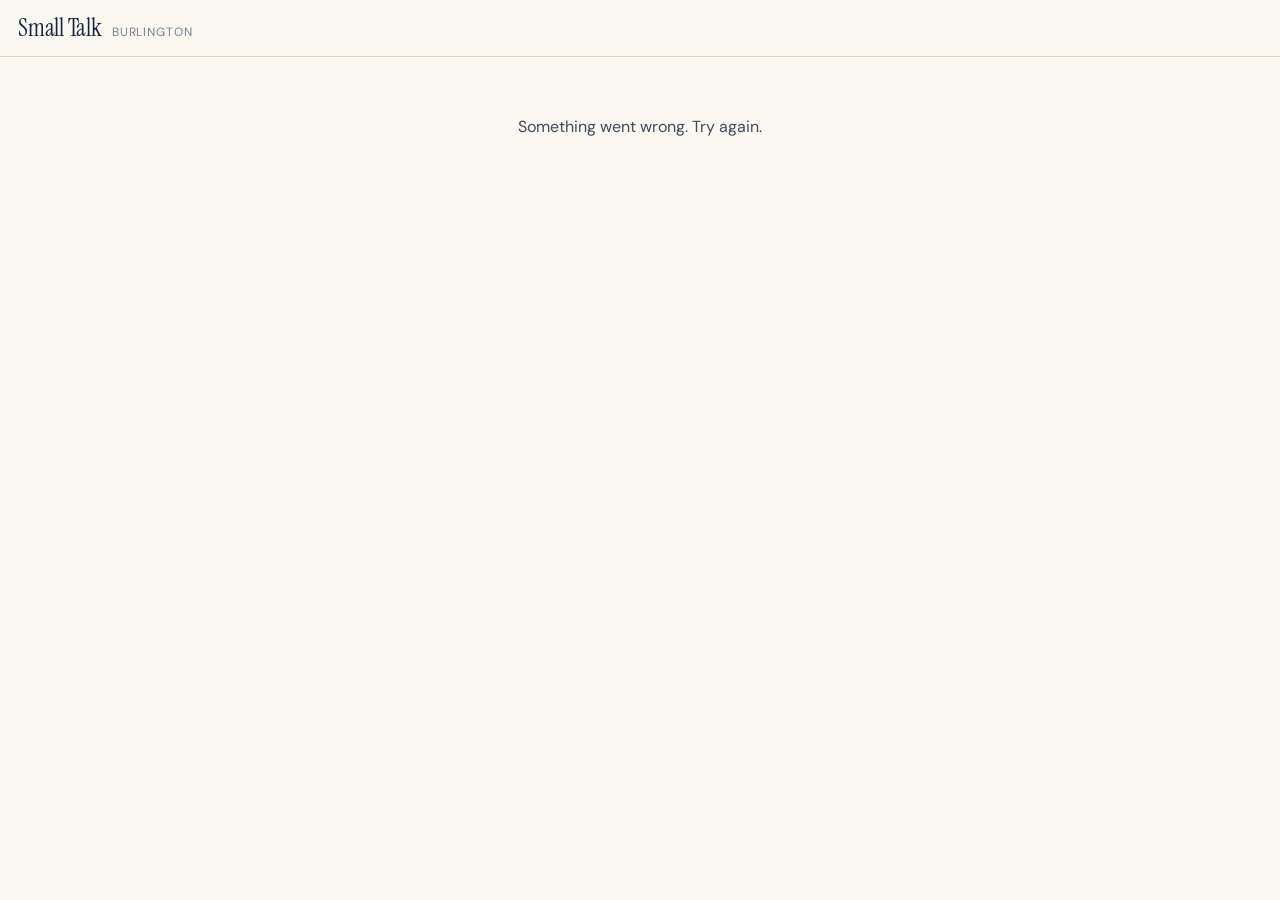
<file: index.html>
<!doctype html>
<html lang="en">
<head>
<meta charset="utf-8">
<meta name="viewport" content="width=device-width, initial-scale=1, viewport-fit=cover">
<title>Small Talk — meet people in Burlington</title>
<meta name="description" content="A Burlington-only way to meet people — friends, or more. One line instead of an opener, a question card when you're stuck, and real plans in town.">
<meta name="theme-color" content="#FBF8F2" media="(prefers-color-scheme: light)">
<meta name="theme-color" content="#0F1A29" media="(prefers-color-scheme: dark)">
<meta name="apple-mobile-web-app-capable" content="yes">
<meta name="apple-mobile-web-app-status-bar-style" content="default">
<meta name="apple-mobile-web-app-title" content="Small Talk">
<meta name="robots" content="noindex">
<link rel="manifest" href="manifest.webmanifest">
<link rel="icon" href="icon.svg" type="image/svg+xml">
<link rel="apple-touch-icon" href="assets/icons/apple-touch-icon.png">
<link rel="preconnect" href="https://fonts.googleapis.com">
<link rel="preconnect" href="https://fonts.gstatic.com" crossorigin>
<link rel="stylesheet" href="https://fonts.googleapis.com/css2?family=Instrument+Serif:ital@0;1&family=DM+Sans:ital,opsz,wght@0,9..40,400;0,9..40,500;0,9..40,600;1,9..40,400&display=swap">
<link rel="stylesheet" href="css/style.css">
<!-- GoatCounter -->
<script data-goatcounter="https://btown-brief.goatcounter.com/count"
        async src="//gc.zgo.at/count.js"></script>
</head>
<body>
<a class="skip" href="#main">Skip to content</a>

<header class="top" id="top">
  <div class="brand">
    <span class="wordmark">Small Talk</span>
    <span class="place">Burlington</span>
  </div>
  <div class="top-right" id="top-right"></div>
</header>

<main id="main"></main>

<nav class="tabbar" id="tabbar" aria-label="Sections" hidden>
  <button data-tab="people" class="on" aria-current="page"><span class="ico">◎</span>People</button>
  <button data-tab="plans"><span class="ico">▤</span>Plans</button>
  <button data-tab="inbox"><span class="ico">✉</span>Inbox<b class="badge" id="inbox-badge" hidden></b></button>
  <button data-tab="me"><span class="ico">○</span>Me</button>
</nav>

<div class="sheet-host" id="sheet-host" hidden>
  <div class="scrim" data-close></div>
  <section class="sheet" role="dialog" aria-modal="true" id="sheet"></section>
</div>

<div class="toast" id="toast" role="status" aria-live="assertive" hidden></div>

<script type="module" src="js/app.js"></script>
</body>
</html>
</file>
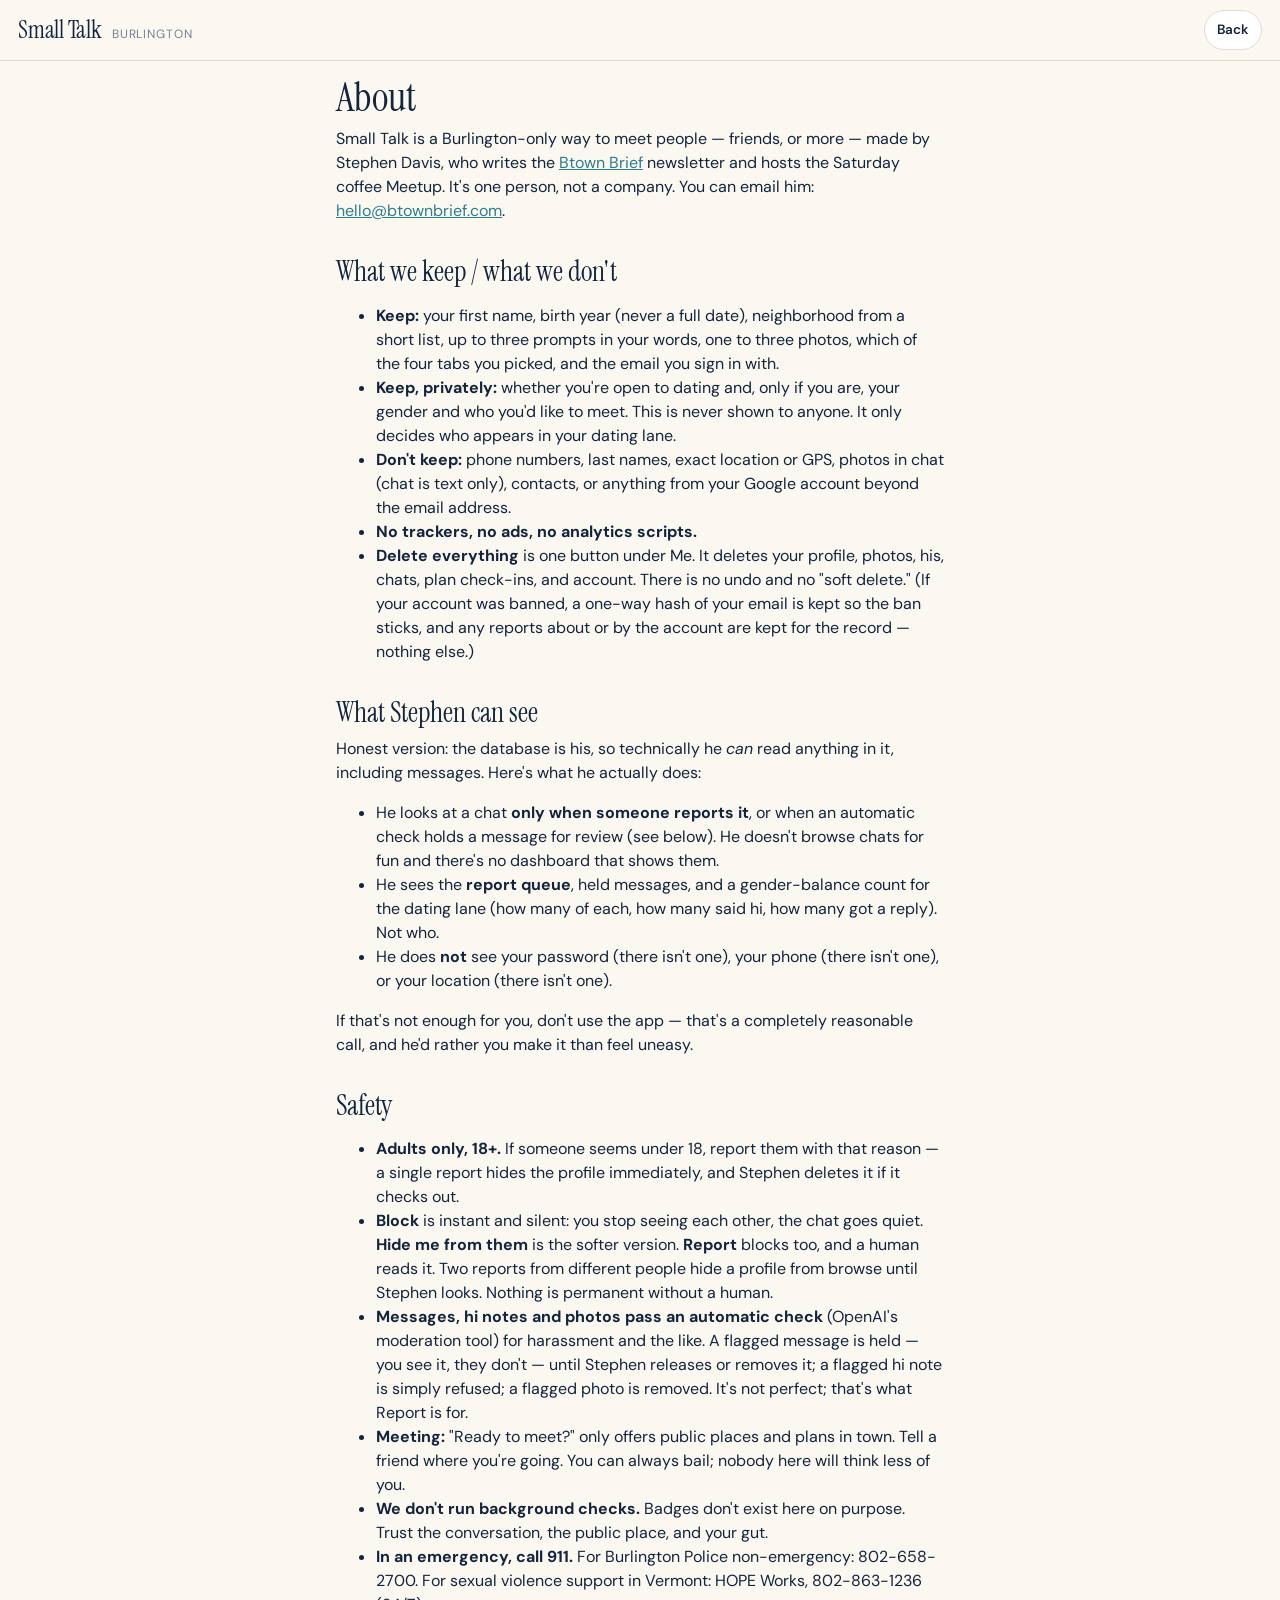
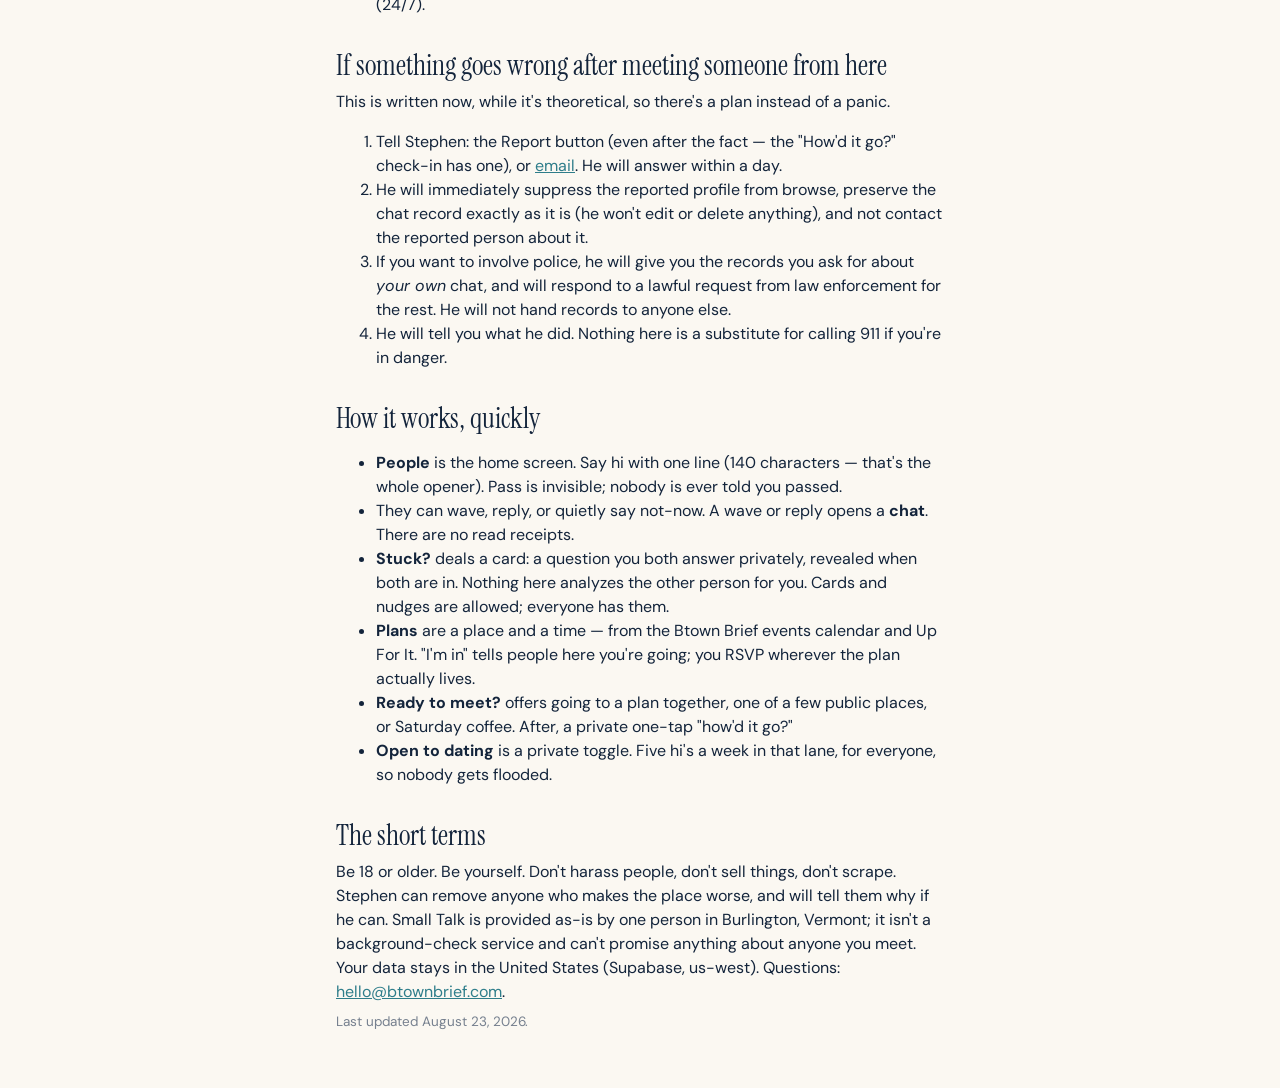
<file: about.html>
<!doctype html>
<html lang="en">
<head>
<meta charset="utf-8">
<meta name="viewport" content="width=device-width, initial-scale=1">
<title>About Small Talk</title>
<meta name="robots" content="noindex">
<link rel="icon" href="icon.svg" type="image/svg+xml">
<link rel="stylesheet" href="https://fonts.googleapis.com/css2?family=Instrument+Serif:ital@0;1&family=DM+Sans:opsz,wght@9..40,400;9..40,500;9..40,600&display=swap">
<link rel="stylesheet" href="css/style.css">
<style>
  main { max-width: 640px; }
  article p, article li { max-width: 66ch; }
  article h2 { margin-top: 34px; }
  article h3 { margin-top: 22px; font-size: 20px; }
</style>
<!-- GoatCounter -->
<script data-goatcounter="https://btown-brief.goatcounter.com/count"
        async src="//gc.zgo.at/count.js"></script>
</head>
<body class="no-tabbar">
<header class="top"><div class="brand"><a class="wordmark" href="./" style="text-decoration:none;color:inherit">Small Talk</a><span class="place">Burlington</span></div><a class="btn sm" href="./">Back</a></header>
<main>
<article>
  <h1>About</h1>
  <p class="lede">Small Talk is a Burlington-only way to meet people — friends, or more — made by Stephen Davis, who writes the <a href="https://www.btownbrief.com" rel="noopener">Btown Brief</a> newsletter and hosts the Saturday coffee Meetup. It's one person, not a company. You can email him: <a href="mailto:hello@btownbrief.com">hello@btownbrief.com</a>.</p>

  <h2 id="keep">What we keep / what we don't</h2>
  <ul>
    <li><b>Keep:</b> your first name, birth year (never a full date), neighborhood from a short list, up to three prompts in your words, one to three photos, which of the four tabs you picked, and the email you sign in with.</li>
    <li><b>Keep, privately:</b> whether you're open to dating and, only if you are, your gender and who you'd like to meet. This is never shown to anyone. It only decides who appears in your dating lane.</li>
    <li><b>Don't keep:</b> phone numbers, last names, exact location or GPS, photos in chat (chat is text only), contacts, or anything from your Google account beyond the email address.</li>
    <li><b>No trackers, no ads, no analytics scripts.</b></li>
    <li><b>Delete everything</b> is one button under Me. It deletes your profile, photos, his, chats, plan check-ins, and account. There is no undo and no "soft delete." (If your account was banned, a one-way hash of your email is kept so the ban sticks, and any reports about or by the account are kept for the record — nothing else.)</li>
  </ul>

  <h2 id="see">What Stephen can see</h2>
  <p>Honest version: the database is his, so technically he <em>can</em> read anything in it, including messages. Here's what he actually does:</p>
  <ul>
    <li>He looks at a chat <b>only when someone reports it</b>, or when an automatic check holds a message for review (see below). He doesn't browse chats for fun and there's no dashboard that shows them.</li>
    <li>He sees the <b>report queue</b>, held messages, and a gender-balance count for the dating lane (how many of each, how many said hi, how many got a reply). Not who.</li>
    <li>He does <b>not</b> see your password (there isn't one), your phone (there isn't one), or your location (there isn't one).</li>
  </ul>
  <p>If that's not enough for you, don't use the app — that's a completely reasonable call, and he'd rather you make it than feel uneasy.</p>

  <h2 id="safety">Safety</h2>
  <ul>
    <li><b>Adults only, 18+.</b> If someone seems under 18, report them with that reason — a single report hides the profile immediately, and Stephen deletes it if it checks out.</li>
    <li><b>Block</b> is instant and silent: you stop seeing each other, the chat goes quiet. <b>Hide me from them</b> is the softer version. <b>Report</b> blocks too, and a human reads it. Two reports from different people hide a profile from browse until Stephen looks. Nothing is permanent without a human.</li>
    <li><b>Messages, hi notes and photos pass an automatic check</b> (OpenAI's moderation tool) for harassment and the like. A flagged message is held — you see it, they don't — until Stephen releases or removes it; a flagged hi note is simply refused; a flagged photo is removed. It's not perfect; that's what Report is for.</li>
    <li><b>Meeting:</b> "Ready to meet?" only offers public places and plans in town. Tell a friend where you're going. You can always bail; nobody here will think less of you.</li>
    <li><b>We don't run background checks.</b> Badges don't exist here on purpose. Trust the conversation, the public place, and your gut.</li>
    <li><b>In an emergency, call 911.</b> For Burlington Police non-emergency: 802-658-2700. For sexual violence support in Vermont: HOPE Works, 802-863-1236 (24/7).</li>
  </ul>

  <h2 id="incident">If something goes wrong after meeting someone from here</h2>
  <p>This is written now, while it's theoretical, so there's a plan instead of a panic.</p>
  <ol>
    <li>Tell Stephen: the Report button (even after the fact — the "How'd it go?" check-in has one), or <a href="mailto:hello@btownbrief.com">email</a>. He will answer within a day.</li>
    <li>He will immediately suppress the reported profile from browse, preserve the chat record exactly as it is (he won't edit or delete anything), and not contact the reported person about it.</li>
    <li>If you want to involve police, he will give you the records you ask for about <em>your own</em> chat, and will respond to a lawful request from law enforcement for the rest. He will not hand records to anyone else.</li>
    <li>He will tell you what he did. Nothing here is a substitute for calling 911 if you're in danger.</li>
  </ol>

  <h2 id="how">How it works, quickly</h2>
  <ul>
    <li><b>People</b> is the home screen. Say hi with one line (140 characters — that's the whole opener). Pass is invisible; nobody is ever told you passed.</li>
    <li>They can wave, reply, or quietly say not-now. A wave or reply opens a <b>chat</b>. There are no read receipts.</li>
    <li><b>Stuck?</b> deals a card: a question you both answer privately, revealed when both are in. Nothing here analyzes the other person for you. Cards and nudges are allowed; everyone has them.</li>
    <li><b>Plans</b> are a place and a time — from the Btown Brief events calendar and Up For It. "I'm in" tells people here you're going; you RSVP wherever the plan actually lives.</li>
    <li><b>Ready to meet?</b> offers going to a plan together, one of a few public places, or Saturday coffee. After, a private one-tap "how'd it go?"</li>
    <li><b>Open to dating</b> is a private toggle. Five hi's a week in that lane, for everyone, so nobody gets flooded.</li>
  </ul>

  <h2 id="terms">The short terms</h2>
  <p>Be 18 or older. Be yourself. Don't harass people, don't sell things, don't scrape. Stephen can remove anyone who makes the place worse, and will tell them why if he can. Small Talk is provided as-is by one person in Burlington, Vermont; it isn't a background-check service and can't promise anything about anyone you meet. Your data stays in the United States (Supabase, us-west). Questions: <a href="mailto:hello@btownbrief.com">hello@btownbrief.com</a>.</p>
  <p class="small muted">Last updated August 23, 2026.</p>
</article>
</main>
</body>
</html>
</file>
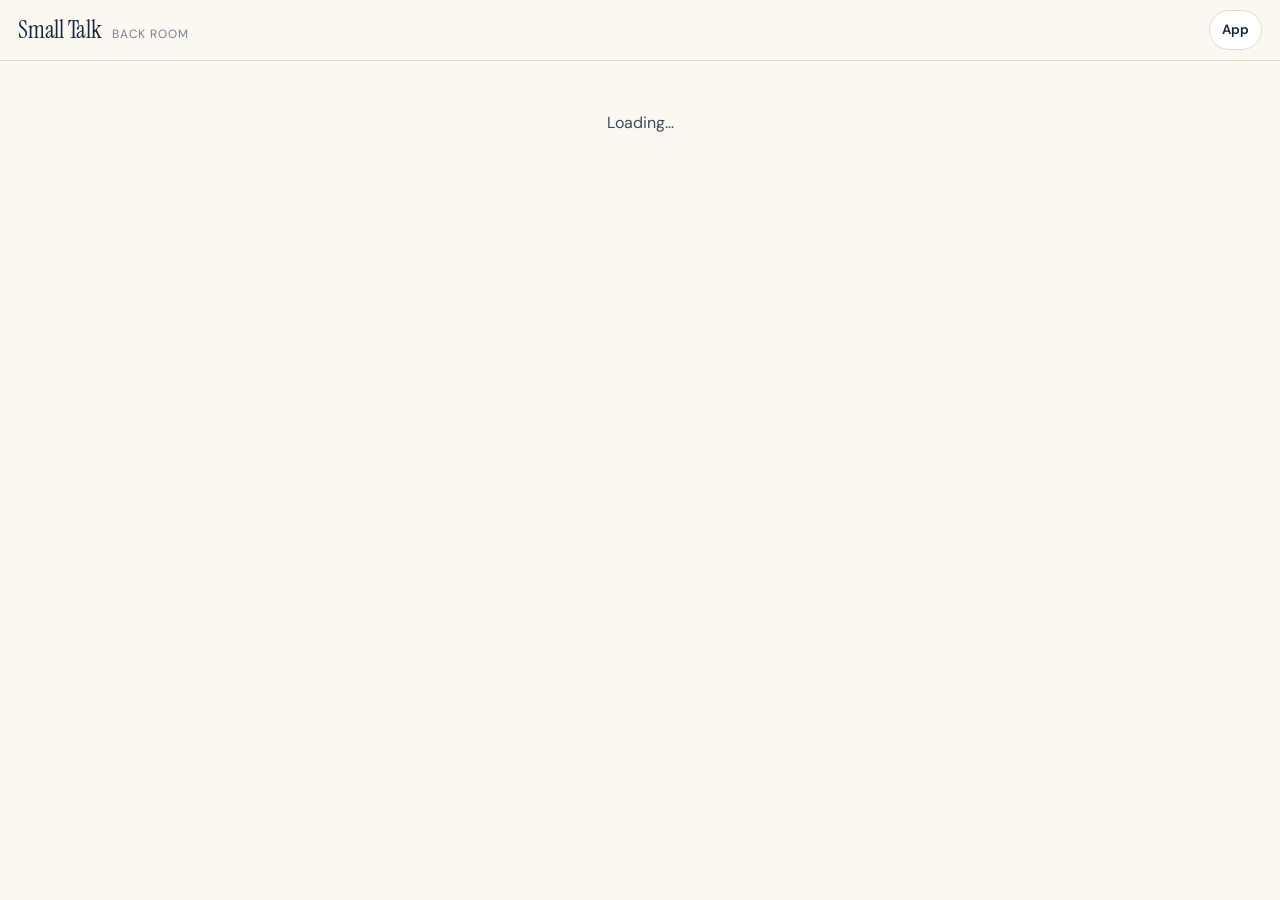
<file: mod.html>
<!doctype html>
<html lang="en">
<head>
<meta charset="utf-8">
<meta name="viewport" content="width=device-width, initial-scale=1">
<title>Small Talk — back room</title>
<meta name="robots" content="noindex, nofollow">
<link rel="icon" href="icon.svg" type="image/svg+xml">
<link rel="stylesheet" href="https://fonts.googleapis.com/css2?family=Instrument+Serif:ital@0;1&family=DM+Sans:opsz,wght@9..40,400;9..40,500;9..40,600&display=swap">
<link rel="stylesheet" href="css/style.css">
<style>
  main { max-width: 760px; }
  .q { background: var(--card); border: 1px solid var(--line); border-radius: var(--r); padding: 12px 14px; display: grid; gap: 6px; }
  .q .acts { display: flex; gap: 6px; flex-wrap: wrap; }
  .grid { display: grid; grid-template-columns: repeat(auto-fit, minmax(150px, 1fr)); gap: 10px; }
  .stat { background: var(--paper-2); border-radius: var(--r-sm); padding: 10px 12px; }
  .stat b { display: block; font-family: var(--serif); font-size: 28px; font-weight: 400; }
  .stat span { font-size: 12.5px; color: var(--ink-3); }
  .warn { color: var(--warn); font-weight: 600; }
</style>
<!-- GoatCounter -->
<script data-goatcounter="https://btown-brief.goatcounter.com/count"
        async src="//gc.zgo.at/count.js"></script>
</head>
<body class="no-tabbar">
<header class="top"><div class="brand"><a class="wordmark" href="./" style="text-decoration:none;color:inherit">Small Talk</a><span class="place">Back room</span></div><a class="btn sm" href="./">App</a></header>
<main id="main"><div class="empty muted">Loading…</div></main>
<div class="toast" id="toast" role="status" hidden></div>
<script type="module">
import { backend, explain } from './js/net.js';
import { ratioStatus } from './js/core.js';
const api = backend();
const $ = (s, r = document) => r.querySelector(s);
const esc = (s) => String(s ?? '').replace(/[&<>"']/g, (c) => ({ '&': '&amp;', '<': '&lt;', '>': '&gt;', '"': '&quot;', "'": '&#39;' })[c]);
const toast = (m) => { const t = $('#toast'); t.textContent = m; t.hidden = false; setTimeout(() => { t.hidden = true; }, 2600); };
const when = (iso) => new Date(iso).toLocaleString([], { month: 'short', day: 'numeric', hour: 'numeric', minute: '2-digit' });

async function load() {
  const main = $('#main');
  const s = await api.session();
  if (!s) { main.innerHTML = '<div class="empty"><h3>Sign in first</h3><p class="muted">Use the app to sign in with the moderator account, then come back.</p><a class="btn" href="./">Open the app</a></div>'; return; }
  let q;
  try { q = await api.rpc('st_mod_queue'); } catch (e) { main.innerHTML = `<div class="empty"><p>${esc(explain(e))}</p></div>`; return; }
  const r = q.ratio || {}; const open = r.datingOpen || {};
  const rs = ratioStatus({ woman: open.woman || 0, man: open.man || 0, nonbinary: open.nonbinary || 0 });
  main.innerHTML = `
    <h1>Back room</h1>
    <p class="small muted">Nothing here is deleted without you. "Restore" clears reports and un-hides; "Ban" hides for good. Held messages were flagged by the automatic check — release or delete.</p>
    <h2 style="margin-top:22px">Dating lane balance</h2>
    <div class="grid" style="margin-top:8px">
      <div class="stat"><b>${r.members ?? 0}</b><span>members</span></div>
      <div class="stat"><b>${open.woman || 0} · ${open.man || 0} · ${open.nonbinary || 0}</b><span>open to dating: women · men · non-binary</span></div>
      <div class="stat"><b>${Object.values(r.datingHis7d || {}).reduce((a, b) => a + b, 0)}</b><span>dating hi's, 7 days (${Object.entries(r.datingHis7d || {}).map(([k, v]) => `${k} ${v}`).join(', ') || '—'})</span></div>
      <div class="stat"><b>${Object.values(r.datingReplied7d || {}).reduce((a, b) => a + b, 0)}</b><span>answered, 7 days (by recipient: ${Object.entries(r.datingReplied7d || {}).map(([k, v]) => `${k} ${v}`).join(', ') || '—'})</span></div>
    </div>
    <p class="small ${rs.ok ? 'muted' : 'warn'}" style="margin-top:8px">${rs.total < 20 ? 'Too few in the lane to judge yet. Look weekly.' : rs.ok ? `Balanced enough (${Math.round(rs.share * 100)}% ${rs.heavy}).` : `⚠ ${Math.round(rs.share * 100)}% ${rs.heavy} — past 70/30. Consider pausing new ${rs.heavy} dating-lane signups before the pool rots.`}</p>

    <h2 style="margin-top:26px">Reports <span class="muted" style="font-size:18px">(${q.reports.length})</span></h2>
    <div class="stack" id="reports">${q.reports.length ? '' : '<p class="muted">None open.</p>'}</div>
    <h2 style="margin-top:26px">Held messages <span class="muted" style="font-size:18px">(${q.held.length})</span></h2>
    <div class="stack" id="held">${q.held.length ? '' : '<p class="muted">None.</p>'}</div>
    <h2 style="margin-top:26px">Suppressed profiles <span class="muted" style="font-size:18px">(${q.suppressed.length})</span></h2>
    <div class="stack" id="supp">${q.suppressed.length ? '' : '<p class="muted">None.</p>'}</div>`;
  for (const rep of q.reports) {
    const el = document.createElement('div'); el.className = 'q';
    el.innerHTML = `<div><b>${esc(rep.reason)}</b> about <b>${esc(rep.about?.firstName ?? '?')}</b> <span class="muted small">(${rep.about?.reports ?? 0} reports${rep.about?.suppressed ? ', suppressed' : ''})</span> from ${esc(rep.from?.firstName ?? '?')} · ${esc(when(rep.createdAt))}</div>
      ${rep.detail ? `<div>“${esc(rep.detail)}”</div>` : ''}${rep.ref ? `<div class="small muted">${esc(rep.ref)}</div>` : ''}
      <div class="acts"><button class="btn sm" data-a="dismiss">Dismiss report</button><button class="btn sm" data-a="restore">Restore profile</button><button class="btn sm" data-a="suppress">Keep hidden</button><button class="btn sm danger" data-a="ban">Ban</button></div>`;
    el.querySelectorAll('[data-a]').forEach((b) => b.addEventListener('click', () => act(b.dataset.a === 'dismiss' ? ['report', rep.id, 'dismissed'] : ['profile', rep.about.id, b.dataset.a])));
    $('#reports').append(el);
  }
  for (const m of q.held) {
    const el = document.createElement('div'); el.className = 'q';
    el.innerHTML = `<div><b>${esc(m.from?.firstName ?? '?')}</b> · ${esc(when(m.createdAt))}</div><div>${esc(m.body)}</div><div class="acts"><button class="btn sm primary" data-a="release">Release</button><button class="btn sm danger" data-a="delete">Delete</button></div>`;
    el.querySelectorAll('[data-a]').forEach((b) => b.addEventListener('click', () => act(['message', m.id, b.dataset.a])));
    $('#held').append(el);
  }
  for (const p of q.suppressed) {
    const el = document.createElement('div'); el.className = 'q';
    el.innerHTML = `<div><b>${esc(p.firstName)}</b> <span class="muted small">${p.reports} reports · joined ${esc(when(p.createdAt))}</span></div><div class="acts"><button class="btn sm" data-a="restore">Restore</button><button class="btn sm danger" data-a="ban">Ban</button></div>`;
    el.querySelectorAll('[data-a]').forEach((b) => b.addEventListener('click', () => act(['profile', p.id, b.dataset.a])));
    $('#supp').append(el);
  }
}
async function act([kind, id, action]) {
  try { await api.rpc('st_mod_act', { p_kind: kind, p_id: id, p_action: action }); toast('Done.'); load(); } catch (e) { toast(explain(e)); }
}
load();
</script>
</body>
</html>
</file>
<file: css/style.css>
/* SMALL TALK — City Guide materials: warm paper, navy ink, lake teal,
   Instrument Serif + DM Sans. One accent. Dark mode by tokens only. */

:root {
  --paper: #FBF8F2; --paper-2: #F3EEE3; --card: #FFFFFF;
  --ink: #13243B; --ink-2: #3E4A5C; --ink-3: #76808F; --line: #E2DBCC;
  --teal: #2E7D8A; --teal-ink: #FFFFFF; --teal-soft: #DCEBEC;
  --rose: #B5524F; --rose-soft: #F3E1DF;
  --good: #3B7A4B; --warn: #A36A1C;
  --shadow: 0 12px 32px rgba(19, 36, 59, .14);
  --r: 14px; --r-sm: 9px;
  --serif: "Instrument Serif", Georgia, "Times New Roman", serif;
  --sans: "DM Sans", -apple-system, BlinkMacSystemFont, "Segoe UI", sans-serif;
  --tabbar: 64px;
  color-scheme: light dark;
}
@media (prefers-color-scheme: dark) {
  :root:not([data-theme="light"]) {
    --paper: #0F1A29; --paper-2: #16233A; --card: #121D30;
    --ink: #EDE7DA; --ink-2: #C7C0B1; --ink-3: #8E8A80; --line: #26344A;
    --teal: #5FB0BC; --teal-ink: #08202A; --teal-soft: #17333B;
    --rose: #E08A86; --rose-soft: #3B2323; --good: #7FBF8E; --warn: #D9A35A;
    --shadow: 0 12px 32px rgba(0, 0, 0, .5);
  }
}
:root[data-theme="dark"] {
  --paper: #0F1A29; --paper-2: #16233A; --card: #121D30;
  --ink: #EDE7DA; --ink-2: #C7C0B1; --ink-3: #8E8A80; --line: #26344A;
  --teal: #5FB0BC; --teal-ink: #08202A; --teal-soft: #17333B;
  --rose: #E08A86; --rose-soft: #3B2323; --good: #7FBF8E; --warn: #D9A35A;
  --shadow: 0 12px 32px rgba(0, 0, 0, .5);
}

* { box-sizing: border-box; }
[hidden] { display: none !important; }
html { -webkit-text-size-adjust: 100%; }
body {
  margin: 0; background: var(--paper); color: var(--ink);
  font: 16px/1.5 var(--sans); -webkit-font-smoothing: antialiased;
  min-height: 100dvh; padding-bottom: calc(var(--tabbar) + env(safe-area-inset-bottom));
}
body.no-tabbar { padding-bottom: 24px; }
a { color: var(--teal); }
button { font: inherit; color: inherit; }
button, [role="button"] { cursor: pointer; }
:focus-visible { outline: 2px solid var(--teal); outline-offset: 2px; }
.skip { position: absolute; left: -999px; top: 8px; background: var(--teal); color: var(--teal-ink); padding: 6px 10px; border-radius: 6px; z-index: 50; }
.skip:focus { left: 8px; }
.sr { position: absolute; width: 1px; height: 1px; overflow: hidden; clip: rect(0 0 0 0); white-space: nowrap; }
h1, h2, h3 { font-family: var(--serif); font-weight: 400; line-height: 1.1; margin: 0; text-wrap: balance; }
h1 { font-size: 40px; } h2 { font-size: 28px; } h3 { font-size: 22px; }
p { margin: 8px 0; }
.muted { color: var(--ink-3); }
.small { font-size: 13.5px; }
.tiny { font-size: 12px; }
hr { border: 0; border-top: 1px solid var(--line); margin: 18px 0; }

/* top bar */
.top { position: sticky; top: 0; z-index: 5; display: flex; align-items: center; justify-content: space-between; padding: calc(10px + env(safe-area-inset-top)) 18px 10px; background: color-mix(in srgb, var(--paper) 92%, transparent); backdrop-filter: blur(10px); border-bottom: 1px solid var(--line); }
.brand { display: flex; align-items: baseline; gap: 10px; }
.wordmark { font-family: var(--serif); font-size: 24px; letter-spacing: -.01em; }
.place { font-size: 12px; letter-spacing: .08em; text-transform: uppercase; color: var(--ink-3); }
.top-right { display: flex; gap: 8px; align-items: center; }

main { max-width: 640px; margin: 0 auto; padding: 14px 16px 24px; overflow-x: clip; }
body { overflow-x: hidden; }

/* buttons */
.btn { display: inline-flex; align-items: center; justify-content: center; gap: 8px; border: 1px solid var(--line); background: var(--card); color: var(--ink); border-radius: 999px; padding: 10px 16px; font-weight: 600; font-size: 15px; line-height: 1.2; min-height: 42px; text-decoration: none; }
.btn:disabled { opacity: .5; cursor: default; }
.btn.primary { background: var(--teal); border-color: var(--teal); color: var(--teal-ink); }
.btn.ghost { background: transparent; }
.btn.quiet { border-color: transparent; background: transparent; color: var(--ink-2); }
.btn.danger { color: var(--rose); border-color: var(--rose-soft); background: var(--rose-soft); }
.btn.block { width: 100%; }
.btn.sm { padding: 8px 12px; min-height: 40px; font-size: 13.5px; }
.btn .g { width: 18px; height: 18px; }
.row { display: flex; gap: 10px; align-items: center; }
.row.between { justify-content: space-between; }
.row.wrap { flex-wrap: wrap; }
.stack { display: grid; gap: 10px; }
.stack.tight { gap: 6px; }

/* chips */
.chips { display: flex; gap: 8px; overflow-x: auto; padding: 2px 0 8px; scrollbar-width: none; }
.chips::-webkit-scrollbar { display: none; }
.chip { flex: none; border: 1px solid var(--line); background: var(--card); border-radius: 999px; padding: 6px 12px; font-size: 14px; font-weight: 500; color: var(--ink-2); }
.chip.on { background: var(--teal-soft); border-color: var(--teal); color: var(--teal); }
.chip.pill { pointer-events: none; }
.tag { display: inline-block; border-radius: 999px; padding: 2px 9px; font-size: 12.5px; background: var(--teal-soft); color: var(--teal); font-weight: 500; }
.tag.rose { background: var(--rose-soft); color: var(--rose); }

/* segmented control (lanes) */
.seg { display: inline-flex; border: 1px solid var(--line); border-radius: 999px; padding: 3px; background: var(--card); }
.seg button { border: 0; background: transparent; border-radius: 999px; padding: 6px 14px; font-weight: 600; font-size: 13.5px; color: var(--ink-2); }
.seg button.on { background: var(--teal); color: var(--teal-ink); }

/* cards (people) */
.deck { display: grid; gap: 14px; }
.pcard { background: var(--card); border: 1px solid var(--line); border-radius: var(--r); overflow: hidden; box-shadow: 0 1px 0 rgba(19,36,59,.04); }
.pcard .photo { position: relative; aspect-ratio: 4 / 5; background: var(--paper-2); overflow: hidden; }
.pcard .photo img { width: 100%; height: 100%; object-fit: cover; display: block; }
.pcard .photo .dots { position: absolute; top: 10px; left: 0; right: 0; display: flex; gap: 4px; justify-content: center; }
.pcard .photo .dots i { width: 22px; height: 3px; border-radius: 2px; background: rgba(255,255,255,.55); }
.pcard .photo .dots i.on { background: #fff; }
.pcard .body { padding: 12px 14px 14px; }
.pcard .name { font-family: var(--serif); font-size: 26px; line-height: 1.05; }
.pcard .name small { font-family: var(--sans); font-size: 14px; color: var(--ink-3); margin-left: 8px; }
.pcard .meta { color: var(--ink-3); font-size: 13.5px; margin-top: 2px; }
.pcard .prompt { margin-top: 10px; padding: 10px 12px; background: var(--paper-2); border-radius: var(--r-sm); }
.pcard .prompt .q { font-size: 12px; color: var(--ink-3); letter-spacing: .02em; }
.pcard .prompt .a { font-size: 15.5px; margin-top: 2px; }
.pcard .plan { margin-top: 10px; font-size: 13.5px; color: var(--teal); font-weight: 500; }
.pcard .actions { display: flex; gap: 10px; margin-top: 12px; }
.pcard .actions .btn { flex: 1; }
.pcard .hi-sent { margin-top: 12px; text-align: center; color: var(--ink-3); font-size: 14px; }

/* empty states */
.empty { text-align: center; padding: 36px 20px; color: var(--ink-2); }
.empty h3 { margin-bottom: 6px; }

/* plans */
.plan-list { display: grid; gap: 10px; }
.plan { background: var(--card); border: 1px solid var(--line); border-radius: var(--r); padding: 12px 14px; display: grid; grid-template-columns: 1fr auto; gap: 6px 12px; align-items: start; }
.plan .t { font-weight: 600; font-size: 16px; }
.plan .m { color: var(--ink-3); font-size: 13.5px; }
.plan .who { font-size: 13px; color: var(--teal); margin-top: 4px; }
.plan .cta { grid-column: 2; grid-row: 1 / span 3; align-self: center; }
.plan.standing { border-style: dashed; }
.plan a { text-decoration: none; }

/* inbox */
.inbox-list { display: grid; gap: 8px; }
.hi-row, .chat-row { display: grid; grid-template-columns: 48px 1fr auto; gap: 12px; align-items: center; background: var(--card); border: 1px solid var(--line); border-radius: var(--r); padding: 10px 12px; text-align: left; width: 100%; }
.avatar { width: 48px; height: 48px; border-radius: 50%; object-fit: cover; background: var(--paper-2); }
.hi-row > *, .chat-row > *, .plan > * { min-width: 0; }
.hi-row .n, .chat-row .n { font-weight: 600; }
.hi-row .note, .chat-row .last { color: var(--ink-2); font-size: 14px; overflow: hidden; text-overflow: ellipsis; white-space: nowrap; }
.hi-row .acts { display: flex; gap: 6px; }
.section-h { display: flex; align-items: baseline; justify-content: space-between; margin: 18px 0 8px; }
.section-h h3 { font-size: 20px; }

/* chat */
.chat { display: flex; flex-direction: column; height: calc(100dvh - var(--topbar, 62px) - var(--tabbar) - env(safe-area-inset-bottom) - 14px); }
.chat-head { display: flex; align-items: center; gap: 10px; padding: 4px 0 10px; border-bottom: 1px solid var(--line); }
.chat-head .n { font-weight: 600; }
.chat-head .m { color: var(--ink-3); font-size: 13px; }
.msgs { flex: 1; min-height: 0; overflow-y: auto; display: flex; flex-direction: column; gap: 8px; padding: 14px 2px; overscroll-behavior: contain; }
.bubble { max-width: 82%; min-width: 0; padding: 9px 13px; border-radius: 16px; background: var(--card); border: 1px solid var(--line); font-size: 15.5px; white-space: pre-wrap; word-break: break-word; }
.bubble.me { align-self: flex-end; background: var(--teal-soft); border-color: var(--teal-soft); }
.bubble.held { opacity: .7; border-style: dashed; }
.bubble .t { display: block; font-size: 11px; color: var(--ink-3); margin-top: 3px; }
.card-q { align-self: stretch; border: 1px dashed var(--teal); background: var(--teal-soft); border-radius: var(--r); padding: 12px 14px; }
.card-q .k { font-size: 11.5px; letter-spacing: .06em; text-transform: uppercase; color: var(--teal); font-weight: 600; }
.card-q .q { font-family: var(--serif); font-size: 21px; margin: 4px 0 8px; }
.card-q .ans { background: var(--card); border-radius: var(--r-sm); padding: 8px 10px; margin-top: 6px; font-size: 14.5px; }
.card-q .ans b { display: block; font-size: 12px; color: var(--ink-3); }
.meet-card { align-self: stretch; background: var(--card); border: 1px solid var(--line); border-radius: var(--r); padding: 12px 14px; }
.meet-card .k { font-size: 11.5px; letter-spacing: .06em; text-transform: uppercase; color: var(--ink-3); font-weight: 600; }
.meet-card .t { font-weight: 600; font-size: 16px; margin-top: 2px; }
.compose { background: var(--paper); padding: 8px 0 2px; display: grid; grid-template-columns: 1fr auto auto; gap: 8px; align-items: end; border-top: 1px solid var(--line); }
.compose textarea { resize: none; border: 1px solid var(--line); border-radius: 18px; padding: 10px 14px; font: inherit; background: var(--card); color: var(--ink); max-height: 120px; min-height: 42px; }
.compose .stuck { border: 1px solid var(--teal); color: var(--teal); background: var(--card); border-radius: 999px; padding: 0 12px; height: 42px; font-weight: 600; font-size: 13.5px; }
.compose .send { height: 42px; min-width: 42px; border-radius: 999px; background: var(--teal); color: var(--teal-ink); border: 0; font-weight: 700; padding: 0 14px; }
.compose .send:disabled { opacity: .45; }

/* forms */
label.f { display: grid; gap: 6px; font-size: 14px; color: var(--ink-2); font-weight: 500; }
input[type="text"], input[type="email"], input[type="number"], select, textarea.f { width: 100%; border: 1px solid var(--line); border-radius: var(--r-sm); padding: 11px 12px; font: inherit; font-size: 16px; background: var(--card); color: var(--ink); }
textarea.f { min-height: 72px; resize: vertical; }
.err { color: var(--rose); font-size: 13px; }
.counter { text-align: right; font-size: 12px; color: var(--ink-3); }
.toggle { display: flex; align-items: center; justify-content: space-between; gap: 12px; padding: 12px 0; border-bottom: 1px solid var(--line); }
.toggle input { width: 22px; height: 22px; accent-color: var(--teal); }
.photos { display: grid; grid-template-columns: repeat(3, 1fr); gap: 10px; }
.photos .slot { position: relative; aspect-ratio: 4 / 5; border: 1px dashed var(--line); border-radius: var(--r-sm); overflow: hidden; background: var(--paper-2); display: grid; place-items: center; color: var(--ink-3); font-size: 28px; cursor: pointer; }
.photos .slot img { width: 100%; height: 100%; object-fit: cover; }
.photos .slot input { position: absolute; inset: 0; opacity: 0; cursor: pointer; }
.photos .slot .x { position: absolute; top: 6px; right: 6px; background: rgba(0,0,0,.55); color: #fff; border: 0; border-radius: 999px; width: 26px; height: 26px; font-size: 14px; }

/* landing */
.hero { padding: 18px 0 8px; }
.hero h1 { font-size: 44px; }
.hero .lede { font-size: 18px; color: var(--ink-2); max-width: 34ch; }
.keep { background: var(--paper-2); border-radius: var(--r); padding: 12px 14px; font-size: 14px; }
.keep b { display: block; margin-bottom: 4px; }
.keep ul { margin: 0; padding-left: 18px; }
.frag { display: flex; gap: 8px; flex-wrap: wrap; }
.frag span { background: var(--card); border: 1px solid var(--line); border-radius: 999px; padding: 5px 10px; font-size: 13px; color: var(--ink-2); }
.steps { counter-reset: s; display: grid; gap: 4px; }
.steps li { list-style: none; display: grid; grid-template-columns: 22px 1fr; gap: 8px; font-size: 14.5px; }
.steps li::before { counter-increment: s; content: counter(s); width: 22px; height: 22px; border-radius: 50%; background: var(--teal-soft); color: var(--teal); font-size: 12px; font-weight: 700; display: grid; place-items: center; }
.onb-head { display: flex; align-items: baseline; justify-content: space-between; margin-bottom: 10px; }
.onb-head .step { font-size: 12px; color: var(--ink-3); letter-spacing: .06em; text-transform: uppercase; }

/* tab bar */
.tabbar { position: fixed; left: 0; right: 0; bottom: 0; height: calc(var(--tabbar) + env(safe-area-inset-bottom)); padding-bottom: env(safe-area-inset-bottom); display: grid; grid-template-columns: repeat(4, 1fr); background: color-mix(in srgb, var(--paper) 94%, transparent); backdrop-filter: blur(10px); border-top: 1px solid var(--line); z-index: 5; }
.tabbar button { position: relative; border: 0; background: transparent; display: grid; place-items: center; gap: 2px; font-size: 11.5px; font-weight: 600; color: var(--ink-3); padding-top: 8px; }
.tabbar button .ico { font-size: 20px; line-height: 1; }
.tabbar button.on { color: var(--teal); }
.tabbar .badge { position: absolute; top: 6px; left: calc(50% + 6px); background: var(--rose); color: #fff; font-size: 10.5px; border-radius: 999px; padding: 1px 6px; }

/* sheet */
.sheet-host { position: fixed; inset: 0; z-index: 20; }
.scrim { position: absolute; inset: 0; background: rgba(10, 20, 35, .45); }
.sheet { position: absolute; left: 0; right: 0; bottom: 0; max-height: 92dvh; overflow: auto; background: var(--paper); border-radius: 18px 18px 0 0; padding: 14px 18px calc(18px + env(safe-area-inset-bottom)); box-shadow: var(--shadow); }
.sheet::before { content: ""; display: block; width: 40px; height: 4px; border-radius: 2px; background: var(--line); margin: 0 auto 12px; }
@media (min-width: 640px) { .sheet { left: 50%; right: auto; transform: translateX(-50%); width: 560px; bottom: 24px; border-radius: 18px; } }
.sheet h2 { margin-bottom: 6px; }
.opt { display: grid; gap: 2px; text-align: left; width: 100%; background: var(--card); border: 1px solid var(--line); border-radius: var(--r); padding: 12px 14px; }
.opt.pick { border-color: var(--teal); background: var(--teal-soft); }
.opt b { font-size: 15.5px; }
.opt .m { color: var(--ink-3); font-size: 13.5px; }
.opt .why { color: var(--teal); font-size: 13px; }

/* toast */
.toast { position: fixed; left: 50%; bottom: calc(var(--tabbar) + 16px + env(safe-area-inset-bottom)); transform: translateX(-50%); background: var(--ink); color: var(--paper); padding: 10px 16px; border-radius: 999px; font-size: 14px; z-index: 30; max-width: 90vw; text-align: center; box-shadow: var(--shadow); }

/* me */
.me-head { display: flex; gap: 14px; align-items: center; }
.me-head .avatar { width: 64px; height: 64px; }
.kv { display: grid; grid-template-columns: 1fr auto; gap: 8px; padding: 12px 0; border-bottom: 1px solid var(--line); align-items: center; }
.kv .k { font-weight: 500; }
.kv .v { color: var(--ink-3); font-size: 14px; }

@media (prefers-reduced-motion: no-preference) {
  .sheet { animation: up .22s ease-out; }
  @keyframes up { from { transform: translateY(12px); opacity: .6; } to { transform: none; opacity: 1; } }
  @media (min-width: 640px) { @keyframes up { from { transform: translate(-50%, 12px); opacity: .6; } to { transform: translateX(-50%); opacity: 1; } } }
}
</file>
